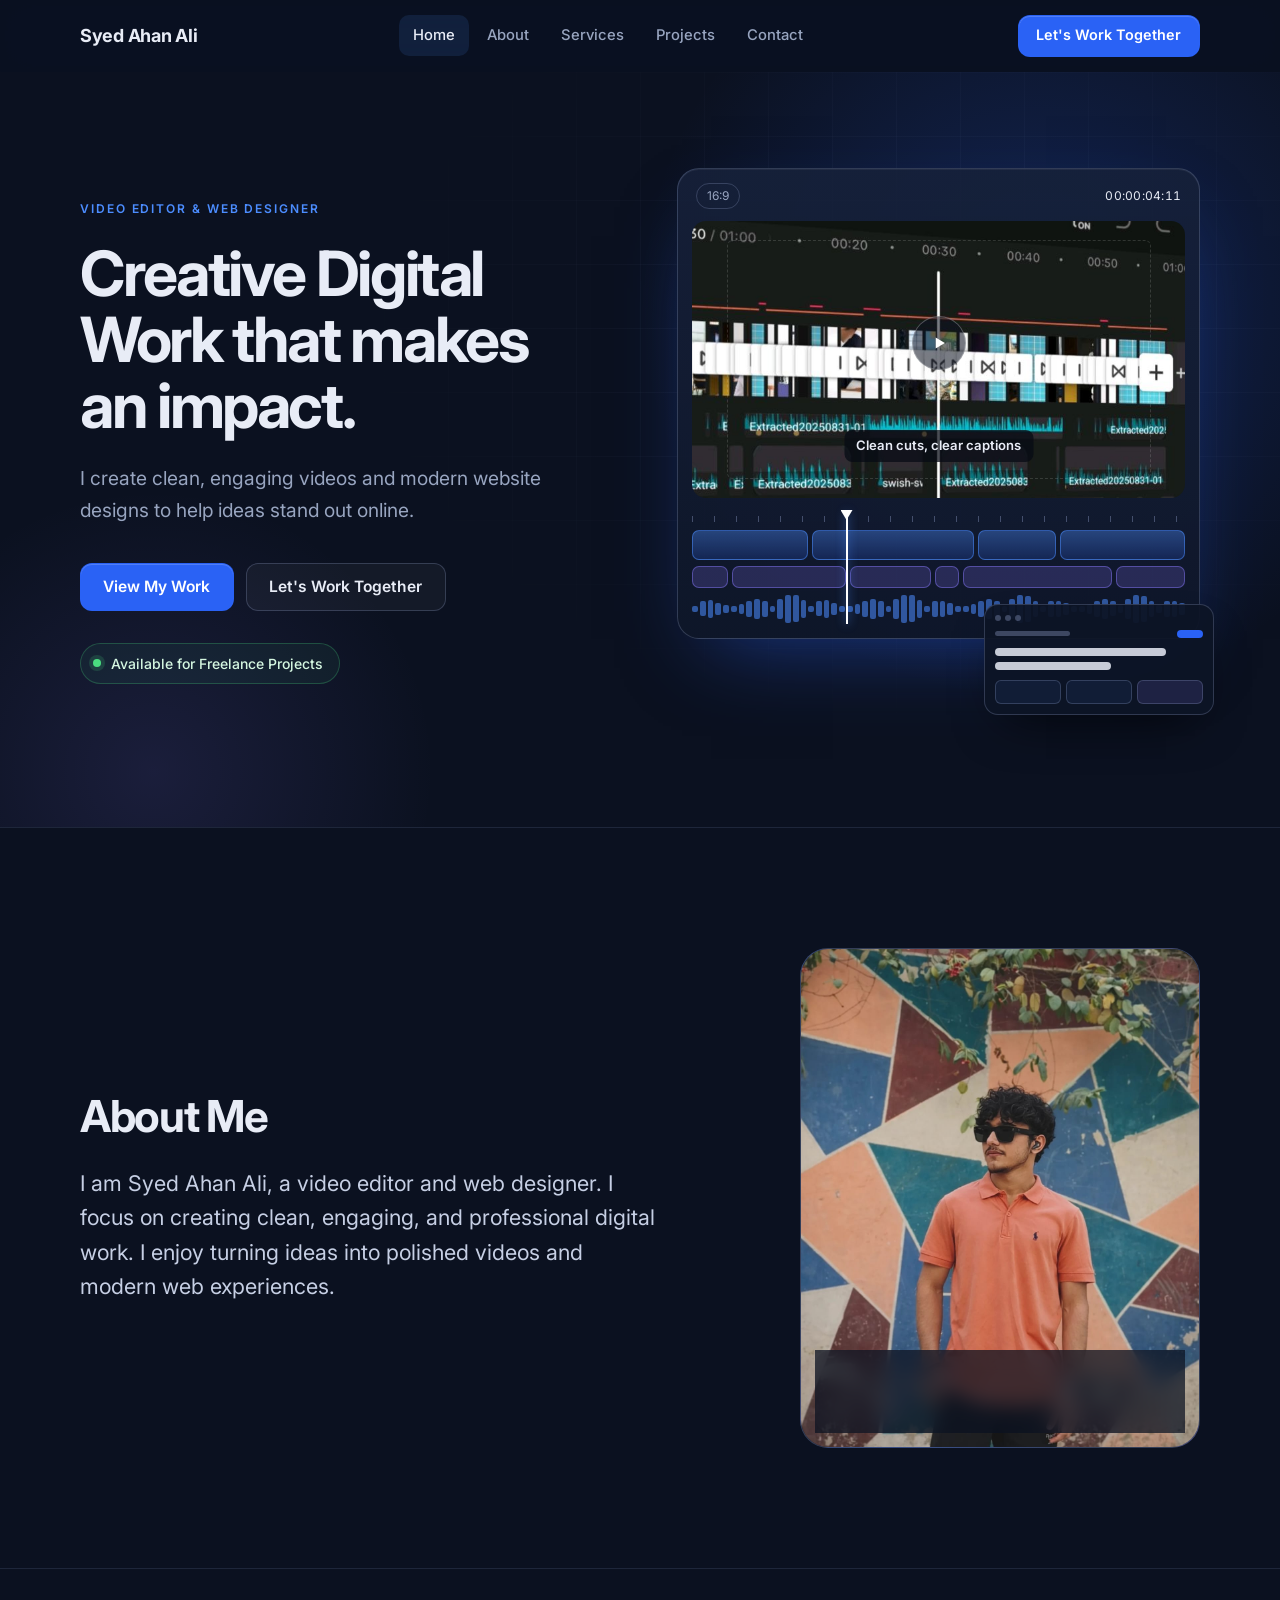
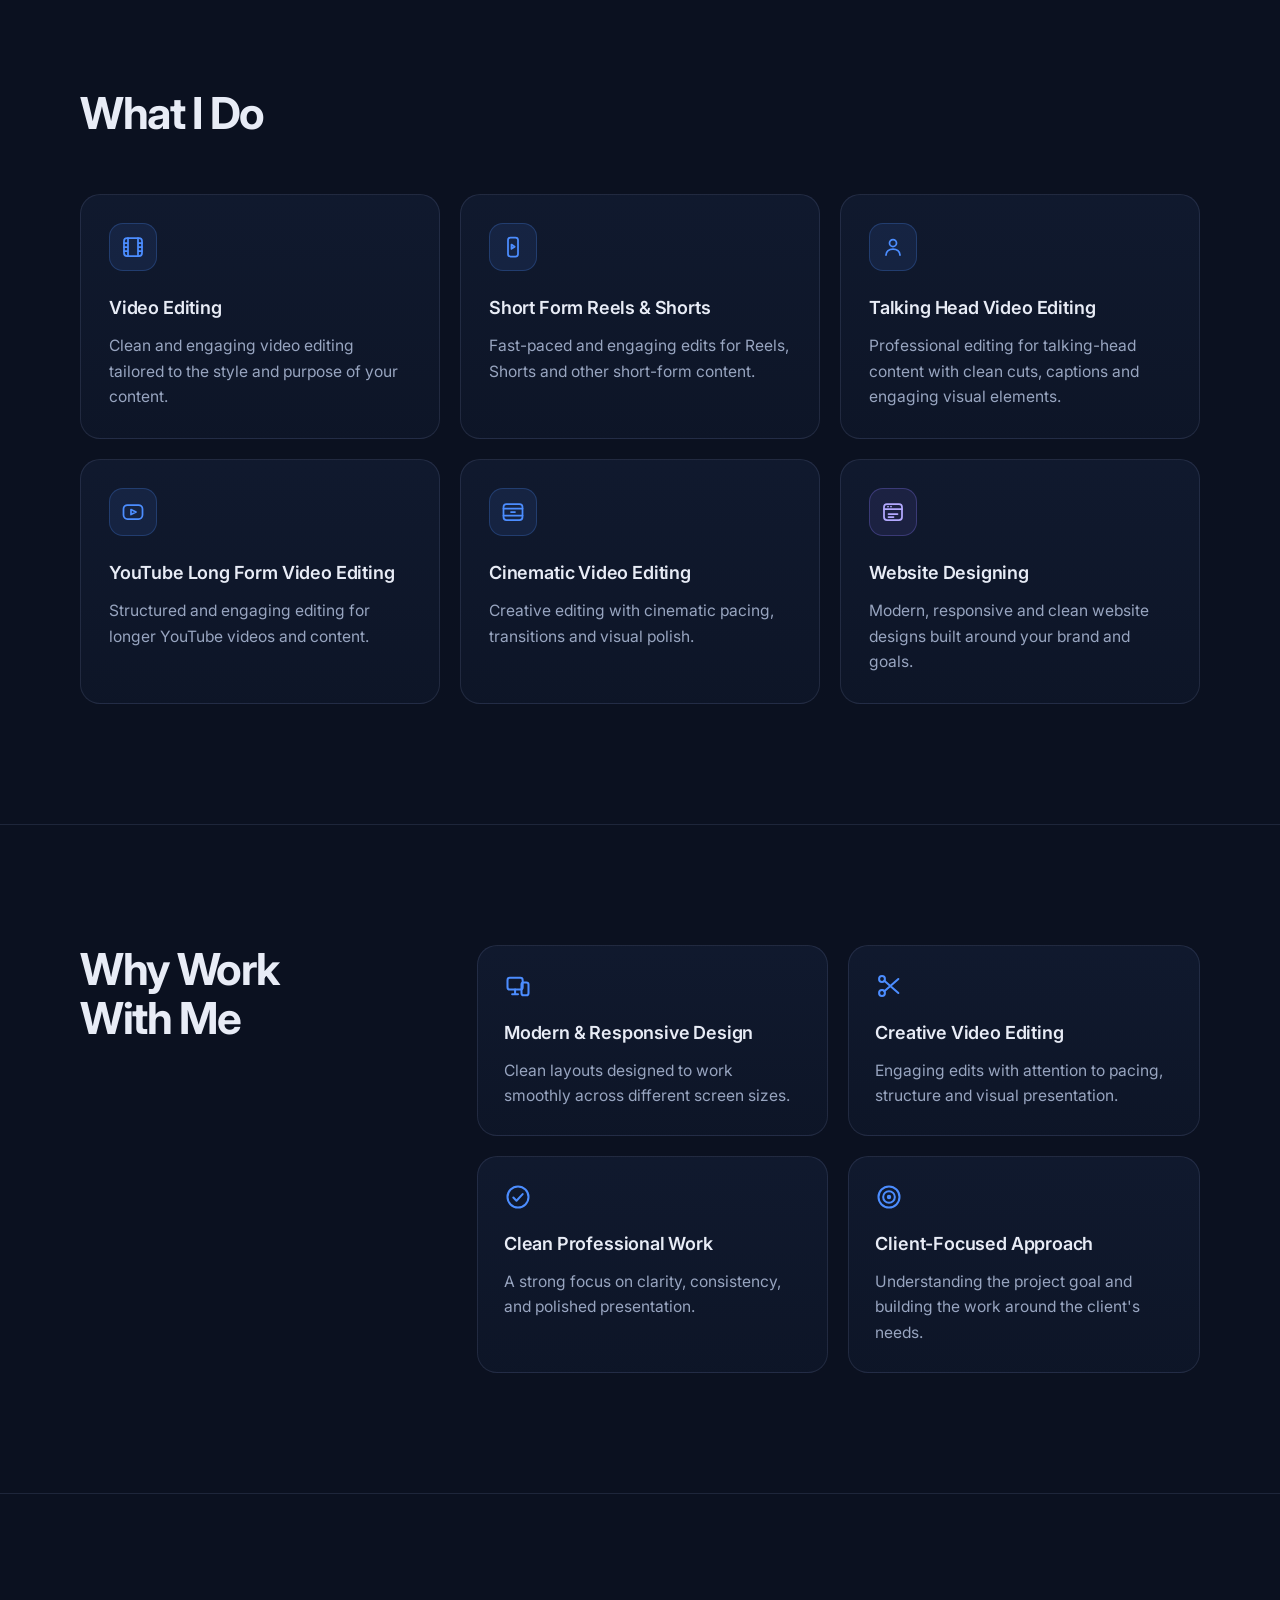
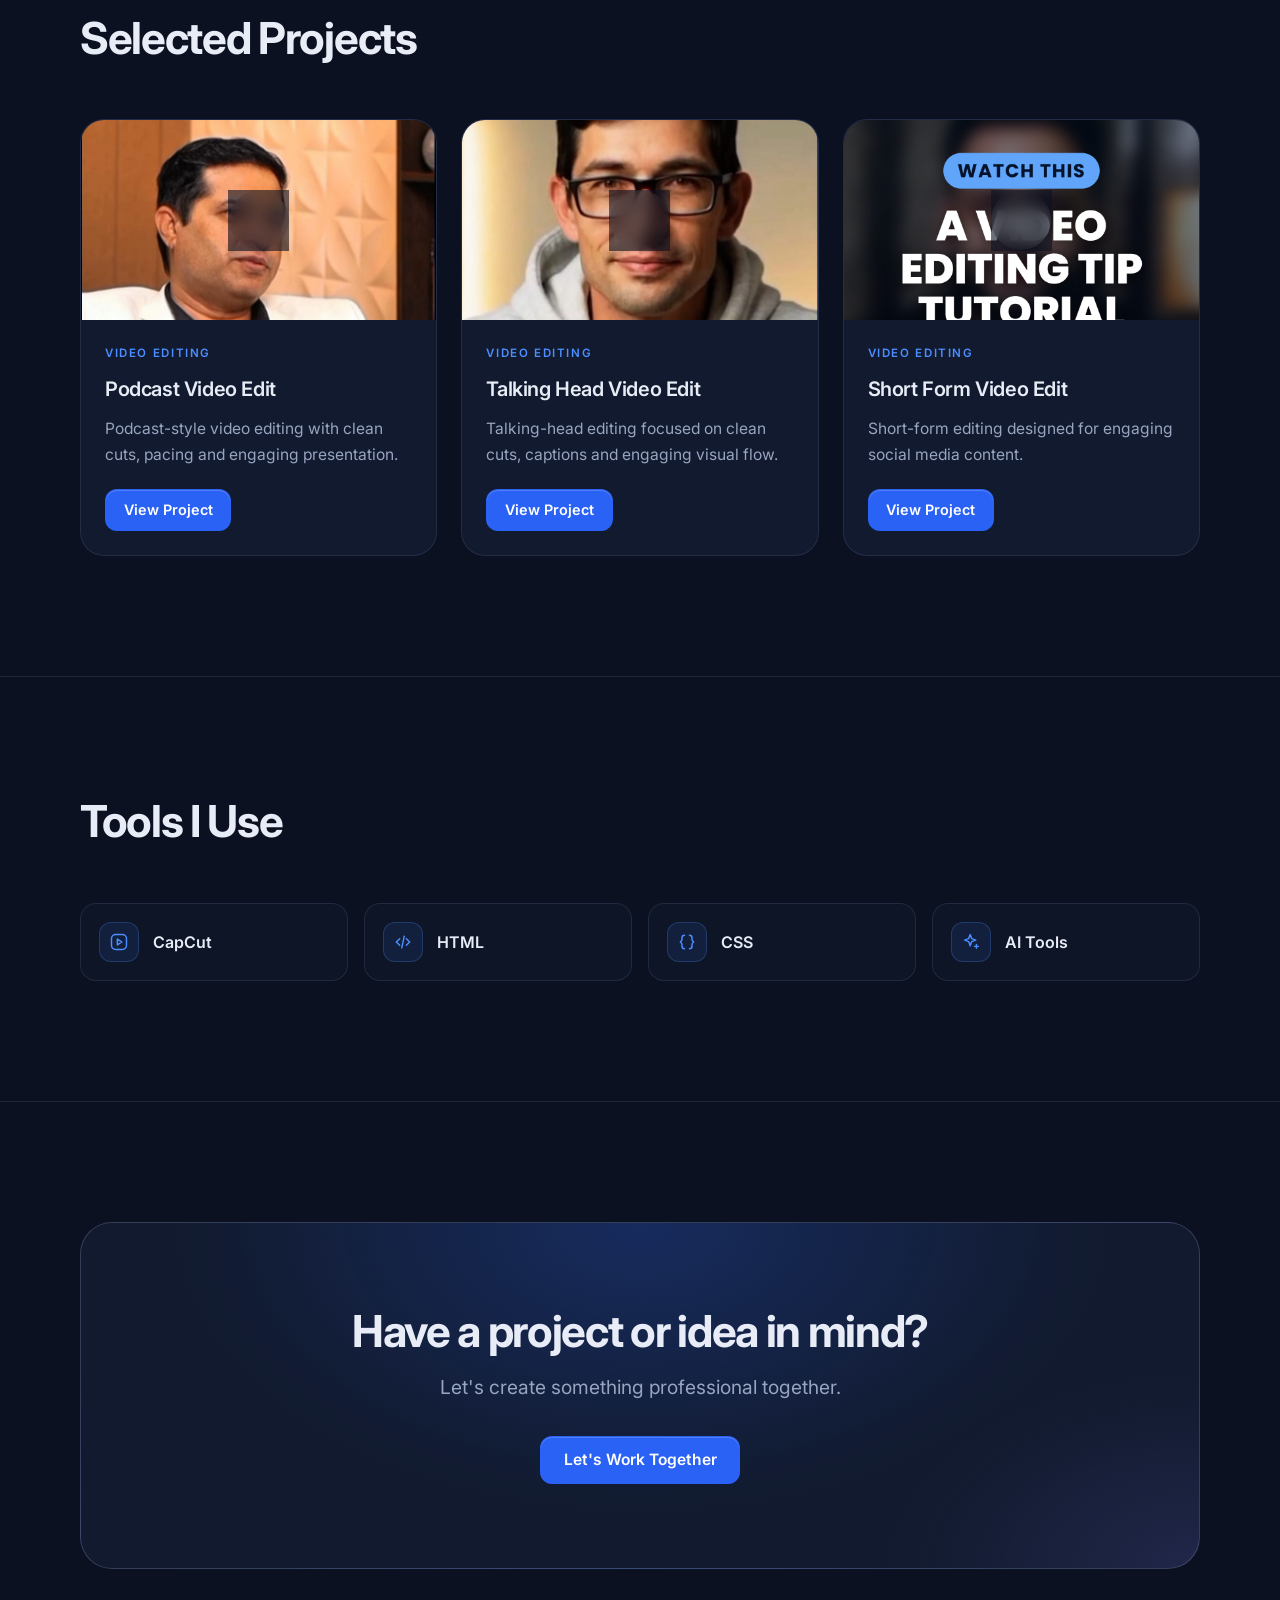
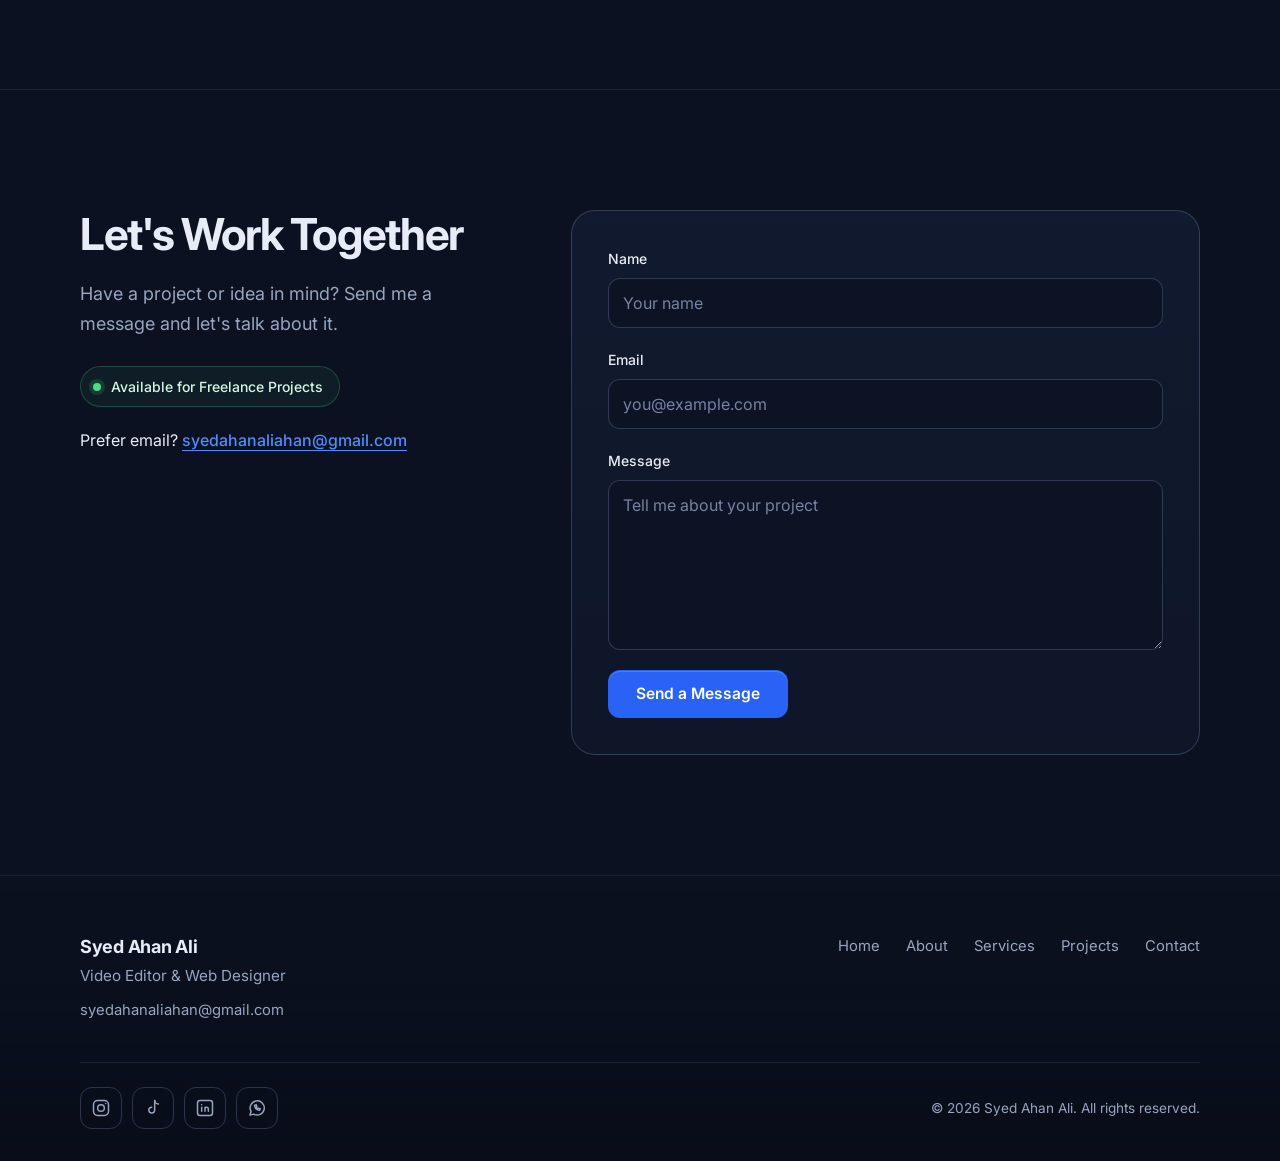
<file: index.html>
<!DOCTYPE html>
<html lang="en">
<head>
<meta charset="utf-8">
<meta name="viewport" content="width=device-width, initial-scale=1">
<title>Syed Ahan Ali | Video Editor &amp; Web Designer</title>
<meta name="description" content="Syed Ahan Ali is a video editor and web designer creating clean, engaging videos and modern websites for freelance projects.">
<meta name="theme-color" content="#0B1120">
<meta name="color-scheme" content="dark">
<meta property="og:type" content="website">
<meta property="og:title" content="Syed Ahan Ali | Video Editor &amp; Web Designer">
<meta property="og:description" content="Clean, engaging videos and modern website designs to help ideas stand out online.">
<link rel="icon" href="data:image/svg+xml,%3Csvg xmlns='http://www.w3.org/2000/svg' viewBox='0 0 32 32'%3E%3Crect width='32' height='32' rx='9' fill='%230B1120'/%3E%3Crect x='.75' y='.75' width='30.5' height='30.5' rx='8.5' fill='none' stroke='%232A62F5' stroke-width='1.5'/%3E%3Ctext x='16' y='21.5' font-size='15' font-weight='700' text-anchor='middle' fill='%234C8DFF' font-family='Arial,sans-serif'%3ESA%3C/text%3E%3C/svg%3E">
<link rel="preconnect" href="https://fonts.googleapis.com">
<link rel="preconnect" href="https://fonts.gstatic.com" crossorigin>
<link href="https://fonts.googleapis.com/css2?family=Inter:wght@400;500;600;700&display=swap" rel="stylesheet">
 
<style>
/* ==========================================================================
   DESIGN TOKENS
   ========================================================================== */
:root {
  --bg: #0B1120;
  --surface: #111a2e;
  --surface-2: #16213a;
  --line: rgba(151, 166, 210, .14);
  --line-2: rgba(151, 166, 210, .26);
  --text: #e8ecf6;
  --muted: #98a5c0;
  --blue: #4c8dff;          /* electric blue: accents, icons, small text */
  --blue-600: #2a62f5;      /* electric blue: button fill (AA contrast with white) */
  --violet: #8b7bff;        /* secondary accent, used sparingly */
  --danger: #ff8f8f;
  --ok: #4ade80;
  --nav-h: 72px;
  --font: Inter, ui-sans-serif, system-ui, -apple-system, "Segoe UI", Roboto, Helvetica, Arial, sans-serif;
}
 
/* ==========================================================================
   BASE
   ========================================================================== */
*, *::before, *::after { box-sizing: border-box; }
html { -webkit-text-size-adjust: 100%; }
@media (prefers-reduced-motion: no-preference) { html { scroll-behavior: smooth; } }
body {
  margin: 0;
  background: var(--bg);
  color: var(--text);
  font-family: var(--font);
  font-size: 1rem;
  line-height: 1.65;
  -webkit-font-smoothing: antialiased;
  overflow-x: clip;
}
body.modal-open { overflow: hidden; }
img, svg, video { display: block; max-width: 100%; }
h1, h2, h3, p, ul { margin: 0; }
a { color: inherit; text-decoration: none; }
button, input, textarea { font: inherit; color: inherit; }
:focus-visible { outline: 2px solid var(--blue); outline-offset: 3px; border-radius: 6px; }
section[id] { scroll-margin-top: var(--nav-h); }
 
.container {
  width: 100%;
  max-width: 1200px;
  margin-inline: auto;
  padding-inline: clamp(20px, 4vw, 40px);
}
.skip-link {
  position: absolute; left: 16px; top: -64px; z-index: 100;
  background: var(--blue-600); color: #fff; padding: 10px 16px; border-radius: 10px; font-weight: 600;
}
.skip-link:focus { top: 12px; }
 
/* ==========================================================================
   BUTTONS
   ========================================================================== */
.btn {
  display: inline-flex; align-items: center; justify-content: center; gap: .6rem;
  min-height: 48px; padding: 0 1.4rem;
  border-radius: 12px; border: 1px solid transparent;
  font-weight: 600; font-size: .975rem; line-height: 1; white-space: nowrap;
  cursor: pointer;
  transition: background-color .2s ease, border-color .2s ease, transform .2s ease, color .2s ease, opacity .2s ease;
}
.btn svg { flex: none; }
.btn-primary { background: var(--blue-600); color: #fff; box-shadow: inset 0 1px 0 rgba(255,255,255,.18); }
.btn-primary:hover { background: #2f68f8; transform: translateY(-1px); }
.btn-primary:active { transform: translateY(0); }
.btn-secondary { background: rgba(255,255,255,.04); border-color: var(--line-2); color: var(--text); }
.btn-secondary:hover { border-color: rgba(76,141,255,.65); background: rgba(76,141,255,.09); transform: translateY(-1px); }
.btn-sm { min-height: 42px; padding: 0 1.1rem; font-size: .9rem; }
.btn[disabled], .btn[aria-disabled="true"] { opacity: .5; cursor: not-allowed; transform: none; }
.btn[disabled]:hover { background: rgba(255,255,255,.04); border-color: var(--line-2); transform: none; }
 
/* ==========================================================================
   NAVBAR
   ========================================================================== */
.site-header {
  position: sticky; top: 0; z-index: 50; height: var(--nav-h);
  background: rgba(11,17,32,.72);
  -webkit-backdrop-filter: saturate(140%) blur(16px);
  backdrop-filter: saturate(140%) blur(16px);
  border-bottom: 1px solid transparent;
  transition: border-color .3s ease, background-color .3s ease;
}
.site-header.scrolled, .site-header.open { border-bottom-color: var(--line); background: rgba(11,17,32,.9); }
.nav { height: 100%; display: flex; align-items: center; justify-content: space-between; gap: 24px; }
.brand { font-weight: 700; font-size: 1.125rem; letter-spacing: -.015em; }
.nav-links { display: none; list-style: none; padding: 0; gap: 4px; }
.nav-links a {
  display: block; padding: 8px 14px; border-radius: 10px;
  color: var(--muted); font-size: .925rem; font-weight: 500;
  transition: color .2s ease, background-color .2s ease;
}
.nav-links a:hover { color: var(--text); }
.nav-links a[aria-current="true"] { color: var(--text); background: rgba(76,141,255,.12); }
.nav-cta { display: none; }
 
.menu-toggle {
  width: 44px; height: 44px; border-radius: 12px; cursor: pointer;
  border: 1px solid var(--line-2); background: rgba(255,255,255,.04);
  display: grid; place-items: center; padding: 0;
}
.menu-icon { position: relative; width: 18px; height: 12px; }
.menu-icon span {
  position: absolute; left: 0; right: 0; height: 2px; border-radius: 2px; background: var(--text);
  transition: transform .25s ease, opacity .2s ease, top .25s ease;
}
.menu-icon span:nth-child(1) { top: 0; }
.menu-icon span:nth-child(2) { top: 5px; }
.menu-icon span:nth-child(3) { top: 10px; }
.site-header.open .menu-icon span:nth-child(1) { top: 5px; transform: rotate(45deg); }
.site-header.open .menu-icon span:nth-child(2) { opacity: 0; }
.site-header.open .menu-icon span:nth-child(3) { top: 5px; transform: rotate(-45deg); }
 
.mobile-panel {
  position: absolute; top: 100%; left: 0; right: 0;
  background: #0B1120;
  border-bottom: 1px solid var(--line);
  padding: 8px clamp(20px, 4vw, 40px) 24px;
  opacity: 0; visibility: hidden; transform: translateY(-6px);
  transition: opacity .2s ease, transform .2s ease, visibility .2s;
}
.site-header.open .mobile-panel { opacity: 1; visibility: visible; transform: none; }
.mobile-panel ul { list-style: none; padding: 0; }
.mobile-panel .m-link {
  display: block; padding: 14px 4px; font-size: 1.1rem; font-weight: 500;
  border-bottom: 1px solid var(--line); color: var(--muted);
}
.mobile-panel .m-link[aria-current="true"] { color: var(--text); }
.mobile-panel .btn { width: 100%; margin-top: 20px; }
 
@media (min-width: 900px) {
  .nav-links { display: flex; }
  .nav-cta { display: inline-flex; }
  .menu-toggle, .mobile-panel { display: none; }
}
 
/* ==========================================================================
   LAYOUT HELPERS
   ========================================================================== */
.section { padding-block: clamp(72px, 10vw, 120px); border-top: 1px solid var(--line); }
.section-head { margin-bottom: clamp(36px, 5vw, 56px); }
h2 { font-size: clamp(1.9rem, 4vw, 2.75rem); line-height: 1.12; letter-spacing: -.03em; font-weight: 700; text-wrap: balance; }
 
/* Scroll reveal: subtle, and only on headings + card groups */
.reveal { transition: opacity .6s ease var(--d, 0ms), translate .6s ease var(--d, 0ms); }
.js-reveal .reveal:not(.in) { opacity: 0; translate: 0 12px; }
 
/* ==========================================================================
   HERO
   ========================================================================== */
.hero { position: relative; overflow: hidden; padding-block: clamp(48px, 8vw, 96px) clamp(72px, 9vw, 112px); }
.hero-bg { position: absolute; inset: 0; pointer-events: none; }
.hero-bg::before {
  content: ""; position: absolute; right: -12%; top: -22%; width: 62%; aspect-ratio: 1;
  background: radial-gradient(closest-side, rgba(42,98,245,.24), transparent);
}
.hero-bg::after {
  content: ""; position: absolute; left: -10%; bottom: -30%; width: 44%; aspect-ratio: 1;
  background: radial-gradient(closest-side, rgba(139,123,255,.12), transparent);
}
.hero-grid-lines {
  position: absolute; inset: 0; opacity: .55;
  background-image:
    linear-gradient(var(--line) 1px, transparent 1px),
    linear-gradient(90deg, var(--line) 1px, transparent 1px);
  background-size: 64px 64px;
  -webkit-mask-image: radial-gradient(ellipse 60% 70% at 72% 35%, #000, transparent 75%);
  mask-image: radial-gradient(ellipse 60% 70% at 72% 35%, #000, transparent 75%);
}
.hero-layout { position: relative; display: grid; gap: 56px; align-items: center; }
@media (min-width: 960px) { .hero-layout { grid-template-columns: minmax(0, 1.02fr) minmax(0, 1fr); gap: 64px; } }
 
.hero-label { font-size: .75rem; font-weight: 600; letter-spacing: .16em; color: var(--blue); margin-bottom: 22px; }
.hero h1 {
  font-size: clamp(2.4rem, 6.2vw, 3.9rem); line-height: 1.06; letter-spacing: -.038em; font-weight: 700;
  text-wrap: balance;
}
.hero-lead { margin-top: 24px; max-width: 32rem; font-size: clamp(1.05rem, 1.6vw, 1.2rem); color: var(--muted); }
.hero-actions { margin-top: 36px; display: flex; flex-wrap: wrap; gap: 12px; }
@media (max-width: 479px) { .hero-actions .btn { width: 100%; } }
 
.availability {
  margin-top: 32px; display: inline-flex; align-items: center; gap: 10px;
  padding: 8px 16px 8px 12px; border-radius: 999px;
  border: 1px solid rgba(74,222,128,.25); background: rgba(74,222,128,.06);
  font-size: .875rem; font-weight: 500; color: #d5f7e1;
}
.availability .dot { width: 8px; height: 8px; border-radius: 50%; background: var(--ok); box-shadow: 0 0 0 4px rgba(74,222,128,.16); }
 
/* Hero visual: a small editing suite + a website wireframe (decorative) */
.hero-visual { position: relative; padding-bottom: 76px; }
.editor {
  border-radius: 22px; border: 1px solid var(--line-2); padding: 14px; overflow: hidden;
  background: linear-gradient(180deg, rgba(22,33,58,.9), rgba(15,23,42,.92));
  box-shadow: 0 34px 80px -34px rgba(42,98,245,.5), inset 0 1px 0 rgba(255,255,255,.06);
}
.editor-bar { display: flex; justify-content: space-between; align-items: center; padding: 0 4px 12px; font-size: .75rem; color: var(--muted); }
.editor-bar .pill { padding: 2px 10px; border-radius: 999px; border: 1px solid var(--line-2); }
.timecode { font-variant-numeric: tabular-nums; color: var(--text); letter-spacing: .02em; }
.preview {
  position: relative; aspect-ratio: 16 / 9; border-radius: 14px; overflow: hidden;
  background:
    radial-gradient(90% 90% at 18% 12%, rgba(42,98,245,.55), transparent 60%),
    radial-gradient(70% 80% at 92% 98%, rgba(139,123,255,.28), transparent 60%),
    #0d1730;
}
.preview::before { content: ""; position: absolute; inset: 7%; border: 1px dashed rgba(255,255,255,.14); border-radius: 6px; }
.play {
  position: absolute; left: 50%; top: 44%; transform: translate(-50%, -50%);
  width: 54px; height: 54px; border-radius: 50%; display: grid; place-items: center;
  background: rgba(11,17,32,.55); border: 1px solid rgba(255,255,255,.28);
}
.caption {
  position: absolute; left: 50%; bottom: 13%; transform: translateX(-50%);
  padding: 5px 12px; border-radius: 8px; white-space: nowrap;
  background: rgba(6,10,20,.72); font-size: clamp(.62rem, 1.5vw, .82rem); font-weight: 600;
}
.timeline { position: relative; margin-top: 14px; padding-top: 2px; }
.ruler {
  height: 8px; margin-bottom: 8px;
  background: repeating-linear-gradient(90deg, rgba(151,166,210,.38) 0 1px, transparent 1px 22px) bottom / 100% 6px no-repeat;
}
.track { display: flex; gap: 4px; height: 30px; margin-bottom: 6px; }
.clip {
  border-radius: 7px; border: 1px solid rgba(76,141,255,.5);
  background: linear-gradient(180deg, rgba(76,141,255,.38), rgba(42,98,245,.2));
}
.track.captions { height: 22px; }
.track.captions .clip { border-color: rgba(139,123,255,.45); background: rgba(139,123,255,.2); }
.clip.gap { border-color: transparent; background: none; }
.wave { display: flex; align-items: center; gap: 2px; height: 30px; }
.wave i { flex: 1; min-width: 1px; border-radius: 2px; background: rgba(76,141,255,.55); }
.playhead {
  position: absolute; top: 0; bottom: 0; left: 30%; width: 2px; margin-left: -1px;
  background: #fff; box-shadow: 0 0 10px rgba(76,141,255,.8);
}
.playhead::before {
  content: ""; position: absolute; top: -2px; left: -5px; width: 12px; height: 10px; background: #fff;
  clip-path: polygon(0 0, 100% 0, 50% 100%);
}
 
.mini-site {
  position: absolute; right: 12px; bottom: 0; width: 44%; max-width: 250px;
  border-radius: 14px; border: 1px solid var(--line-2); padding: 10px;
  background: rgba(13,21,38,.94);
  box-shadow: 0 22px 50px -22px rgba(0,0,0,.8);
}
@media (min-width: 960px) { .mini-site { right: -14px; } }
@media (max-width: 639px) { .mini-site { display: none; } .hero-visual { padding-bottom: 0; } }
.ms-dots { display: flex; gap: 4px; margin-bottom: 9px; }
.ms-dots i { width: 6px; height: 6px; border-radius: 50%; background: rgba(151,166,210,.35); }
.ms-row { display: flex; justify-content: space-between; align-items: center; margin-bottom: 10px; }
.ms-line { height: 5px; border-radius: 3px; background: rgba(151,166,210,.35); }
.ms-pill { width: 26px; height: 8px; border-radius: 4px; background: var(--blue-600); }
.ms-title { height: 8px; border-radius: 4px; background: rgba(232,236,246,.85); margin-bottom: 6px; }
.ms-cards { display: grid; grid-template-columns: repeat(3, 1fr); gap: 5px; margin-top: 10px; }
.ms-cards span { height: 24px; border-radius: 6px; border: 1px solid var(--line-2); background: rgba(76,141,255,.08); }
.ms-cards span:last-child { background: rgba(139,123,255,.14); }
 
/* ==========================================================================
   ABOUT
   ========================================================================== */
.about-grid { display: grid; gap: 48px; align-items: center; }
@media (min-width: 900px) { .about-grid { grid-template-columns: minmax(0, 1.15fr) minmax(0, .85fr); gap: 80px; } }
.about-text p { margin-top: 24px; max-width: 36rem; font-size: clamp(1.1rem, 2vw, 1.35rem); line-height: 1.6; color: #c6cfe4; }
 
/* Portrait slot. Replace by setting SITE_CONFIG.profileImage in the script. */
.portrait {
  position: relative; width: 100%; max-width: 400px; aspect-ratio: 4 / 5; margin-inline: auto;
  border-radius: 28px; border: 1px solid var(--line-2); overflow: hidden;
  background:
    radial-gradient(80% 60% at 28% 8%, rgba(42,98,245,.38), transparent 62%),
    radial-gradient(60% 50% at 100% 100%, rgba(139,123,255,.22), transparent 62%),
    var(--surface);
}
@media (min-width: 900px) { .portrait { margin-inline: 0 0; justify-self: end; } }
.portrait-mono {
  position: absolute; inset: 0 0 18% 0; display: grid; place-items: center;
  font-size: clamp(5.5rem, 16vw, 8.5rem); font-weight: 700; letter-spacing: -.06em;
  color: transparent; -webkit-text-stroke: 1.5px rgba(160,190,255,.42);
}
.portrait img { position: absolute; inset: 0; width: 100%; height: 100%; object-fit: cover; object-position: center top; }
.portrait-caption {
  position: absolute; left: 14px; right: 14px; bottom: 14px; padding: 14px 16px; border-radius: 16px;
  background: rgba(11,17,32,.72); border: 1px solid var(--line-2);
  -webkit-backdrop-filter: blur(10px); backdrop-filter: blur(10px);
}
.portrait-caption strong { display: block; font-weight: 600; }
.portrait-caption span { font-size: .875rem; color: var(--muted); }
 
/* ==========================================================================
   CARDS (services, why)
   ========================================================================== */
.grid { display: grid; gap: 20px; grid-template-columns: 1fr; }
@media (min-width: 640px) { .grid-services, .grid-why { grid-template-columns: repeat(2, minmax(0, 1fr)); } }
@media (min-width: 1024px) { .grid-services { grid-template-columns: repeat(3, minmax(0, 1fr)); } }
 
.card, .project {
  position: relative; border: 1px solid var(--line);
  transition: border-color .25s ease, transform .25s ease, opacity .6s ease var(--d, 0ms), translate .6s ease var(--d, 0ms);
}
.card {
  border-radius: 20px; padding: 28px;
  background: linear-gradient(180deg, rgba(22,33,58,.55), rgba(17,26,46,.55));
}
.card:hover { border-color: rgba(76,141,255,.45); transform: translateY(-3px); }
.icon-tile {
  width: 48px; height: 48px; border-radius: 14px; display: grid; place-items: center;
  color: var(--blue); background: rgba(76,141,255,.1); border: 1px solid rgba(76,141,255,.24);
  transition: background-color .25s ease, color .25s ease, border-color .25s ease;
}
.card:hover .icon-tile { background: var(--blue-600); color: #fff; border-color: transparent; }
.card[data-kind="web"] .icon-tile { color: #b3a9ff; background: rgba(139,123,255,.1); border-color: rgba(139,123,255,.28); }
.card[data-kind="web"]:hover { border-color: rgba(139,123,255,.5); }
.card[data-kind="web"]:hover .icon-tile { background: #6d5df0; color: #fff; }
.card h3 { margin-top: 22px; font-size: 1.125rem; font-weight: 600; letter-spacing: -.01em; }
.card p { margin-top: 10px; color: var(--muted); font-size: .975rem; }
 
.why-layout { display: grid; gap: 40px; }
@media (min-width: 1024px) {
  .why-layout { grid-template-columns: minmax(0, .62fr) minmax(0, 1.38fr); gap: 72px; align-items: start; }
  .why-layout .section-head { position: sticky; top: calc(var(--nav-h) + 32px); margin-bottom: 0; }
}
.why-card { padding: 26px; }
.why-card .ico { color: var(--blue); }
.why-card h3 { margin-top: 18px; }
 
/* ==========================================================================
   PROJECTS
   ========================================================================== */
.projects-grid { display: grid; gap: 24px; grid-template-columns: 1fr; max-width: 760px; margin-inline: auto; }
@media (min-width: 1024px) { .projects-grid { grid-template-columns: repeat(3, minmax(0, 1fr)); max-width: none; } }
 
.project { display: flex; flex-direction: column; border-radius: 24px; overflow: hidden; background: var(--surface); }
.project:hover { border-color: rgba(76,141,255,.42); transform: translateY(-3px); }
 
.media {
  position: relative; display: block; width: 100%; aspect-ratio: 16 / 9; overflow: hidden;
  padding: 0; border: 0; text-align: left; background: #0d1730;
}
button.media { cursor: pointer; }
.media > img { position: absolute; inset: 0; width: 100%; height: 100%; object-fit: cover; object-position: center 30%; transition: transform .5s ease; }
button.media:hover > img { transform: scale(1.03); }
.scene { display: none; }
.scene svg { position: absolute; left: 0; top: 0; width: 100%; height: 84%; stroke: rgba(160,190,255,.5); fill: rgba(76,141,255,.1); stroke-width: 1.2; stroke-linecap: round; }
.scene svg .hl { fill: var(--blue); stroke: none; }
.scene svg .bar { fill: rgba(160,190,255,.55); stroke: none; }
.scene[data-v="0"] { background: radial-gradient(90% 100% at 15% 0%, rgba(42,98,245,.5), transparent 62%), radial-gradient(60% 70% at 100% 100%, rgba(139,123,255,.22), transparent 62%), #0d1730; }
.scene[data-v="1"] { background: radial-gradient(80% 100% at 50% 0%, rgba(42,98,245,.42), transparent 64%), radial-gradient(60% 70% at 0% 100%, rgba(139,123,255,.2), transparent 62%), #0e1832; }
.scene[data-v="2"] { background: radial-gradient(80% 100% at 85% 0%, rgba(139,123,255,.36), transparent 62%), radial-gradient(70% 70% at 0% 100%, rgba(42,98,245,.3), transparent 62%), #0e1730; }
.media-tag {
  position: absolute; left: 14px; bottom: 14px; padding: 5px 11px; border-radius: 999px;
  font-size: .72rem; font-weight: 500; color: var(--muted);
  background: rgba(6,10,20,.62); border: 1px solid var(--line-2);
  -webkit-backdrop-filter: blur(6px); backdrop-filter: blur(6px);
}
.media.has-poster .media-tag { display: none; }
.play-btn {
  position: absolute; left: 50%; top: 50%; transform: translate(-50%, -50%);
  width: 60px; height: 60px; border-radius: 50%; display: grid; place-items: center; color: #fff;
  background: rgba(11,17,32,.6); border: 1px solid rgba(255,255,255,.32);
  -webkit-backdrop-filter: blur(8px); backdrop-filter: blur(8px);
  transition: transform .25s ease, background-color .25s ease;
}
button.media:hover .play-btn { transform: translate(-50%, -50%) scale(1.08); background: var(--blue-600); border-color: transparent; }
 
.project-body { display: flex; flex-direction: column; flex: 1; padding: 24px; }
.project-cat { font-size: .72rem; font-weight: 600; letter-spacing: .14em; color: var(--blue); }
.project h3 { margin-top: 10px; font-size: 1.25rem; font-weight: 600; letter-spacing: -.02em; }
.project-desc { margin-top: 10px; color: var(--muted); font-size: .975rem; }
.project-foot { margin-top: auto; padding-top: 22px; display: flex; align-items: center; gap: 14px; flex-wrap: wrap; }
.project-note { font-size: .8125rem; color: var(--muted); }
 
/* Project modal (native <dialog>) */
.modal {
  width: min(960px, calc(100vw - 32px)); max-height: calc(100dvh - 32px); padding: 0; margin: auto;
  border: 1px solid var(--line-2); border-radius: 24px; overflow: auto;
  background: var(--surface); color: var(--text);
}
.modal::backdrop { background: rgba(5,9,18,.8); -webkit-backdrop-filter: blur(6px); backdrop-filter: blur(6px); }
.modal-close {
  position: absolute; top: 12px; right: 12px; z-index: 2; width: 42px; height: 42px; border-radius: 12px; cursor: pointer;
  display: grid; place-items: center; background: rgba(11,17,32,.75); border: 1px solid var(--line-2);
  transition: background-color .2s ease, border-color .2s ease;
}
.modal-close:hover { background: rgba(76,141,255,.2); border-color: rgba(76,141,255,.6); }
.modal-media { display: grid; place-items: center; background: #050912; }
.modal-media .frame { width: 100%; aspect-ratio: 16 / 9; background: #000; }
.modal-media.vertical .frame { width: auto; height: min(72dvh, 640px); aspect-ratio: 9 / 16; max-width: 100%; }
.frame iframe, .frame video { display: block; width: 100%; height: 100%; border: 0; background: #000; }
.frame .frame-msg { height: 100%; display: grid; place-items: center; padding: 24px; text-align: center; color: var(--muted); }
.modal-body { padding: 24px clamp(20px, 4vw, 32px) 28px; }
.modal-body h3 { margin-top: 8px; font-size: 1.5rem; letter-spacing: -.02em; }
.modal-body p { margin-top: 12px; color: var(--muted); max-width: 46rem; }
.modal-body .btn { margin-top: 20px; }
 
/* ==========================================================================
   TOOLS
   ========================================================================== */
.tools-grid { display: grid; gap: 16px; grid-template-columns: repeat(2, minmax(0, 1fr)); }
@media (min-width: 900px) { .tools-grid { grid-template-columns: repeat(4, minmax(0, 1fr)); } }
.tool {
  display: flex; align-items: center; gap: 14px; padding: 18px; border-radius: 16px;
  border: 1px solid var(--line); background: rgba(17,26,46,.5); font-weight: 600;
  transition: border-color .25s ease, background-color .25s ease, opacity .6s ease var(--d, 0ms), translate .6s ease var(--d, 0ms);
}
.tool:hover { border-color: rgba(76,141,255,.45); background: rgba(76,141,255,.06); }
.tool .icon-tile { width: 40px; height: 40px; border-radius: 12px; flex: none; }
.tool:hover .icon-tile { background: rgba(76,141,255,.18); color: var(--blue); border-color: rgba(76,141,255,.3); }
 
/* ==========================================================================
   CTA
   ========================================================================== */
.cta-panel {
  position: relative; overflow: hidden; text-align: center; border-radius: 32px; border: 1px solid var(--line-2);
  padding: clamp(44px, 7vw, 84px) clamp(22px, 5vw, 64px);
  background:
    radial-gradient(60% 120% at 50% 0%, rgba(42,98,245,.24), transparent 70%),
    radial-gradient(40% 80% at 100% 100%, rgba(139,123,255,.13), transparent 70%),
    var(--surface);
}
.cta-panel p { margin-top: 16px; font-size: clamp(1.05rem, 2vw, 1.2rem); color: var(--muted); }
.cta-panel .btn { margin-top: 32px; }
 
/* ==========================================================================
   CONTACT
   ========================================================================== */
.contact-grid { display: grid; gap: 40px; }
@media (min-width: 960px) { .contact-grid { grid-template-columns: minmax(0, .8fr) minmax(0, 1.2fr); gap: 72px; align-items: start; } }
.contact-lead { margin-top: 20px; max-width: 28rem; font-size: 1.125rem; color: var(--muted); }
.contact-copy .availability { margin-top: 28px; }
.contact-direct { margin-top: 20px; }
.contact-direct a { color: var(--blue); font-weight: 500; text-decoration: underline; text-underline-offset: 4px; }
 
.form-card {
  border: 1px solid var(--line-2); border-radius: 24px; padding: clamp(22px, 4vw, 36px);
  background: linear-gradient(180deg, rgba(22,33,58,.6), rgba(17,26,46,.6));
}
.field { display: grid; gap: 8px; margin-bottom: 20px; }
.field label { font-size: .875rem; font-weight: 500; }
.input {
  width: 100%; min-height: 50px; padding: 12px 14px; border-radius: 12px; outline: none;
  border: 1px solid var(--line-2); background: #0b1324; line-height: 1.5;
  transition: border-color .2s ease, box-shadow .2s ease;
}
textarea.input { min-height: 150px; resize: vertical; }
.input::placeholder { color: #7683a0; }
.input:focus { border-color: var(--blue); box-shadow: 0 0 0 3px rgba(76,141,255,.22); }
.field.invalid .input { border-color: var(--danger); }
.field.invalid .input:focus { box-shadow: 0 0 0 3px rgba(255,143,143,.2); }
.error-msg { color: var(--danger); font-size: .8125rem; }
.error-msg:empty { display: none; }
.hp { position: absolute; left: -9999px; width: 1px; height: 1px; overflow: hidden; }
 
.form-actions { margin-top: 4px; }
.form-actions .btn { width: 100%; }
@media (min-width: 640px) { .form-actions .btn { width: auto; min-width: 180px; } }
.spinner {
  display: none; width: 16px; height: 16px; border-radius: 50%;
  border: 2px solid rgba(255,255,255,.35); border-top-color: #fff; animation: spin .7s linear infinite;
}
.is-loading .spinner { display: block; }
.is-loading .btn-primary { cursor: progress; opacity: .85; }
@keyframes spin { to { transform: rotate(360deg); } }
 
.form-status {
  display: none; align-items: flex-start; gap: 12px; margin-top: 20px;
  padding: 14px 16px; border-radius: 12px; font-size: .925rem;
}
.form-status.show { display: flex; }
.form-status svg { flex: none; margin-top: 2px; }
.form-status.success { background: rgba(74,222,128,.08); border: 1px solid rgba(74,222,128,.32); color: #cdf6dc; }
.form-status.error { background: rgba(255,143,143,.08); border: 1px solid rgba(255,143,143,.34); color: #ffd5d5; }
.form-status a { text-decoration: underline; text-underline-offset: 3px; }
 
/* ==========================================================================
   FOOTER
   ========================================================================== */
.site-footer { border-top: 1px solid var(--line); padding-block: 56px 32px; background: linear-gradient(180deg, transparent, rgba(5,9,18,.55)); }
.footer-top { display: grid; gap: 32px; }
@media (min-width: 800px) { .footer-top { grid-template-columns: 1fr auto; align-items: start; } }
.footer-brand strong { display: block; font-size: 1.125rem; letter-spacing: -.015em; }
.footer-brand span { color: var(--muted); font-size: .95rem; }
.footer-email { display: block; margin-top: 10px; color: var(--muted); font-size: .925rem; transition: color .2s ease; }
.footer-email:hover { color: var(--text); }
.footer-nav ul { list-style: none; padding: 0; display: flex; flex-wrap: wrap; gap: 8px 26px; }
.footer-nav a { color: var(--muted); font-size: .925rem; transition: color .2s ease; }
.footer-nav a:hover { color: var(--text); }
.footer-bottom {
  margin-top: 40px; padding-top: 24px; border-top: 1px solid var(--line);
  display: flex; flex-wrap: wrap; gap: 16px; justify-content: space-between; align-items: center;
}
.footer-bottom small { color: var(--muted); font-size: .85rem; }
.socials { display: flex; gap: 10px; }
.social {
  width: 42px; height: 42px; border-radius: 12px; display: grid; place-items: center;
  border: 1px solid var(--line-2); color: var(--muted);
  transition: color .2s ease, border-color .2s ease, background-color .2s ease;
}
a.social:hover { color: #fff; border-color: rgba(76,141,255,.65); background: rgba(76,141,255,.12); }
span.social { border-style: dashed; opacity: .55; cursor: default; }
 
/* ==========================================================================
   REDUCED MOTION
   ========================================================================== */
@media (prefers-reduced-motion: reduce) {
  *, *::before, *::after { animation-duration: .01ms !important; transition-duration: .01ms !important; transition-delay: 0ms !important; }
}
</style>
</head>
<body>
<a class="skip-link" href="#main">Skip to content</a>
 
<!-- ========================= 1. NAVBAR ========================= -->
<header class="site-header" id="siteHeader">
  <div class="container nav">
    <a class="brand" href="#home" aria-label="Syed Ahan Ali, back to top">Syed Ahan Ali</a>
 
    <nav aria-label="Primary">
      <ul class="nav-links">
        <li><a href="#home" data-nav-link>Home</a></li>
        <li><a href="#about" data-nav-link>About</a></li>
        <li><a href="#services" data-nav-link>Services</a></li>
        <li><a href="#projects" data-nav-link>Projects</a></li>
        <li><a href="#contact" data-nav-link>Contact</a></li>
      </ul>
    </nav>
 
    <a class="btn btn-primary btn-sm nav-cta" href="#contact">Let's Work Together</a>
 
    <button class="menu-toggle" id="menuToggle" type="button" aria-expanded="false" aria-controls="mobilePanel" aria-label="Open menu">
      <span class="menu-icon" aria-hidden="true"><span></span><span></span><span></span></span>
    </button>
  </div>
 
  <div class="mobile-panel" id="mobilePanel">
    <nav aria-label="Mobile">
      <ul>
        <li><a class="m-link" href="#home" data-nav-link>Home</a></li>
        <li><a class="m-link" href="#about" data-nav-link>About</a></li>
        <li><a class="m-link" href="#services" data-nav-link>Services</a></li>
        <li><a class="m-link" href="#projects" data-nav-link>Projects</a></li>
        <li><a class="m-link" href="#contact" data-nav-link>Contact</a></li>
      </ul>
    </nav>
    <a class="btn btn-primary" href="#contact">Let's Work Together</a>
  </div>
</header>
 
<main id="main">
  <noscript>
    <div class="container" style="padding-block:24px;color:var(--muted)">This site needs JavaScript to display its content.</div>
  </noscript>
 
  <!-- ========================= 2. HERO ========================= -->
  <section class="hero" id="home" aria-labelledby="hero-title">
    <div class="hero-bg" aria-hidden="true"><div class="hero-grid-lines"></div></div>
    <div class="container hero-layout">
      <div class="hero-copy">
        <p class="hero-label">VIDEO EDITOR &amp; WEB DESIGNER</p>
        <h1 id="hero-title">Creative Digital Work that makes an impact.</h1>
        <p class="hero-lead">I create clean, engaging videos and modern website designs to help ideas stand out online.</p>
        <div class="hero-actions">
          <a class="btn btn-primary" href="#projects">View My Work</a>
          <a class="btn btn-secondary" href="#contact">Let's Work Together</a>
        </div>
        <p class="availability"><span class="dot" aria-hidden="true"></span>Available for Freelance Projects</p>
      </div>
 
      <!-- Decorative composition: video editor timeline + website wireframe. Not a real project. -->
      <div class="hero-visual" aria-hidden="true">
        <div class="editor">
          <div class="editor-bar">
            <span class="pill">16:9</span>
            <span class="timecode" id="timecode">00:00:04:12</span>
          </div>
          <div class="preview">
            <img src="timeline4.jpg" alt="Syed Ahan ali">
            <div class="play"><svg width="20" height="20" viewBox="0 0 24 24" fill="#fff"><path d="M8 5.5v13l11-6.5z"/></svg></div>
            <div class="caption">Clean cuts, clear captions</div>
          </div>
          <div class="timeline" id="timeline">
            <div class="ruler"></div>
            <div class="track">
              <span class="clip" style="flex:24"></span><span class="clip" style="flex:34"></span>
              <span class="clip" style="flex:16"></span><span class="clip" style="flex:26"></span>
            </div>
            <div class="track captions">
              <span class="clip gap" style="flex:6"></span><span class="clip" style="flex:20"></span>
              <span class="clip" style="flex:14"></span><span class="clip gap" style="flex:4"></span>
              <span class="clip" style="flex:26"></span><span class="clip" style="flex:12"></span>
            </div>
            <div class="wave" id="wave"></div>
            <div class="playhead" id="playhead"></div>
          </div>
        </div>
        <div class="mini-site">
          <div class="ms-dots"><i></i><i></i><i></i></div>
          <div class="ms-row"><span class="ms-line" style="width:36%"></span><span class="ms-pill"></span></div>
          <div class="ms-title" style="width:82%"></div>
          <div class="ms-title" style="width:56%"></div>
          <div class="ms-cards"><span></span><span></span><span></span></div>
        </div>
      </div>
    </div>
  </section>
 
  <!-- ========================= 3. ABOUT ========================= -->
  <section class="section" id="about" aria-labelledby="about-title">
    <div class="container about-grid">
      <div class="about-text reveal">
        <h2 id="about-title">About Me</h2>
        <p>I am Syed Ahan Ali, a video editor and web designer. I focus on creating clean, engaging, and professional digital work. I enjoy turning ideas into polished videos and modern web experiences.</p>
      </div>
 
      <!--
        PROFILE PHOTO: this card shows a monogram placeholder on purpose.
        To use your own photo, set SITE_CONFIG.profileImage in the script at the bottom of this file.
      -->
      <div class="portrait reveal" id="portrait" style="--d:100ms">
        <div class="portrait-mono" aria-hidden="true">SA</div>
        <img src="ahan pic.jpeg" alt="syed ahan ali">
        <div class="portrait-caption">
          <strong>Syed Ahan Ali</strong>
          <span>Video Editor &amp; Web Designer</span>
        </div>
      </div>
    </div>
  </section>
 
  <!-- ========================= 4. SERVICES ========================= -->
  <section class="section" id="services" aria-labelledby="services-title">
    <div class="container">
      <div class="section-head reveal"><h2 id="services-title">What I Do</h2></div>
      <div class="grid grid-services" id="servicesGrid"></div>
    </div>
  </section>
 
  <!-- ========================= 5. WHY WORK WITH ME ========================= -->
  <section class="section" id="why" data-nav="services" aria-labelledby="why-title">
    <div class="container why-layout">
      <div class="section-head reveal"><h2 id="why-title">Why Work With Me</h2></div>
      <div class="grid grid-why" id="whyGrid"></div>
    </div>
  </section>
 
  <!-- ========================= 6. SELECTED PROJECTS ========================= -->
  <section class="section" id="projects" aria-labelledby="projects-title">
    <div class="container">
      <div class="section-head reveal"><h2 id="projects-title">Selected Projects</h2></div>
      <div class="projects-grid" id="projectsGrid"></div>
    </div>
  </section>
 
  <!-- ========================= 7. TOOLS ========================= -->
  <section class="section" id="tools" data-nav="projects" aria-labelledby="tools-title">
    <div class="container">
      <div class="section-head reveal"><h2 id="tools-title">Tools I Use</h2></div>
      <div class="tools-grid" id="toolsGrid"></div>
    </div>
  </section>
 
  <!-- ========================= 8. CALL TO ACTION ========================= -->
  <section class="section" id="cta" data-nav="contact" aria-labelledby="cta-title">
    <div class="container">
      <div class="cta-panel reveal">
        <h2 id="cta-title">Have a project or idea in mind?</h2>
        <p>Let's create something professional together.</p>
        <a class="btn btn-primary" href="#contact">Let's Work Together</a>
      </div>
    </div>
  </section>
 
  <!-- ========================= 9. CONTACT ========================= -->
  <section class="section" id="contact" aria-labelledby="contact-title">
    <div class="container contact-grid">
      <div class="contact-copy reveal">
        <h2 id="contact-title">Let's Work Together</h2>
        <p class="contact-lead">Have a project or idea in mind? Send me a message and let's talk about it.</p>
        <p class="availability"><span class="dot" aria-hidden="true"></span>Available for Freelance Projects</p>
        <p class="contact-direct" id="contactDirect" hidden></p>
      </div>
 
      <div class="form-card reveal" style="--d:100ms">
        <form id="contactForm" novalidate>
          <div class="field" data-field="name">
            <label for="name">Name</label>
            <input class="input" id="name" name="name" type="text" autocomplete="name" placeholder="Your name" required aria-describedby="name-error">
            <p class="error-msg" id="name-error"></p>
          </div>
          <div class="field" data-field="email">
            <label for="email">Email</label>
            <input class="input" id="email" name="email" type="email" autocomplete="email" inputmode="email" placeholder="you@example.com" required aria-describedby="email-error">
            <p class="error-msg" id="email-error"></p>
          </div>
          <div class="field" data-field="message">
            <label for="message">Message</label>
            <textarea class="input" id="message" name="message" rows="6" placeholder="Tell me about your project" required aria-describedby="message-error"></textarea>
            <p class="error-msg" id="message-error"></p>
          </div>
 
          <!-- Honeypot field for bots. Real visitors never see or fill it. -->
          <div class="hp" aria-hidden="true">
            <label for="website">Leave this field empty</label>
            <input id="website" name="website" type="text" tabindex="-1" autocomplete="off">
          </div>
 
          <div class="form-actions">
            <button class="btn btn-primary" type="submit" id="submitBtn">
              <span class="spinner" aria-hidden="true"></span>
              <span id="submitLabel">Send a Message</span>
            </button>
          </div>
 
          <div class="form-status" id="formStatus" role="status" aria-live="polite"></div>
        </form>
      </div>
    </div>
  </section>
</main>
 
<!-- ========================= 10. FOOTER ========================= -->
<footer class="site-footer">
  <div class="container">
    <div class="footer-top">
      <div class="footer-brand">
        <strong>Syed Ahan Ali</strong>
        <span>Video Editor &amp; Web Designer</span>
        <a class="footer-email" id="footerEmail" href="mailto:syedahanaliahan@gmail.com">syedahanaliahan@gmail.com</a>
      </div>
      <nav class="footer-nav" aria-label="Footer">
        <ul>
          <li><a href="#home">Home</a></li>
          <li><a href="#about">About</a></li>
          <li><a href="#services">Services</a></li>
          <li><a href="#projects">Projects</a></li>
          <li><a href="#contact">Contact</a></li>
        </ul>
      </nav>
    </div>
    <div class="footer-bottom">
      <div class="socials" id="socials"></div>
      <small>&copy; <span id="year">2026</span> Syed Ahan Ali. All rights reserved.</small>
    </div>
  </div>
</footer>
 
<!-- Project preview modal -->
<dialog class="modal" id="projectModal" aria-labelledby="modalTitle">
  <button class="modal-close" type="button" id="modalClose" aria-label="Close project preview">
    <svg width="20" height="20" viewBox="0 0 24 24" fill="none" stroke="currentColor" stroke-width="2" stroke-linecap="round" aria-hidden="true"><path d="M6 6l12 12M18 6L6 18"/></svg>
  </button>
  <div class="modal-media" id="modalMedia"></div>
  <div class="modal-body">
    <p class="project-cat" id="modalCat"></p>
    <h3 id="modalTitle"></h3>
    <p id="modalDesc"></p>
    <p id="modalDetails" hidden></p>
    <a class="btn btn-secondary btn-sm" id="modalExternal" href="https://www.youtube.com" target="_blank" rel="noopener noreferrer" hidden>Watch on YouTube</a>
  </div>
</dialog>
 
<script>
(() => {
  'use strict';
 
  /* ==========================================================================
     SITE CONFIG  ·  Everything you're likely to edit lives in this block.
     ========================================================================== */
  const SITE_CONFIG = {
    // Your profile photo for the About card, e.g. 'images/syed.jpg'. Leave '' to keep the monogram.
    profileImage: '',
 
    // Optional. If set, it is shown under the contact text and offered as a fallback if sending fails.
    contactEmail: 'syedahanaliahan@gmail.com',
 
    // CONTACT FORM SETUP (required for the form to deliver email)
    // 1. Create a free form at https://formspree.io (or use any service that accepts a JSON POST).
    // 2. Point it at your email address in that service's dashboard.
    // 3. Paste the endpoint below, e.g. 'https://formspree.io/f/abcdwxyz'.
    // Endpoint IDs are public by design. Never put a private/secret API key in this file.
    // While this is '' the form validates but reports honestly that it could not send.
    formEndpoint: '',
 
    // Extra public fields some services need (e.g. Web3Forms: { access_key: 'YOUR_PUBLIC_KEY' }).
    formExtraFields: {},
 
    // Subject line used by the form service, if it supports one.
    formSubject: 'New message from your portfolio website',
 
    // Seconds to wait for the form service before showing an error.
    formTimeoutSeconds: 15
  };
 
  /* ==========================================================================
     CONTENT DATA  ·  Edit text here; the page re-renders from it.
     ========================================================================== */
  const SERVICES = [
    { icon: 'film',      title: 'Video Editing', description: 'Clean and engaging video editing tailored to the style and purpose of your content.' },
    { icon: 'phone',     title: 'Short Form Reels & Shorts', description: 'Fast-paced and engaging edits for Reels, Shorts and other short-form content.' },
    { icon: 'person',    title: 'Talking Head Video Editing', description: 'Professional editing for talking-head content with clean cuts, captions and engaging visual elements.' },
    { icon: 'youtube',   title: 'YouTube Long Form Video Editing', description: 'Structured and engaging editing for longer YouTube videos and content.' },
    { icon: 'letterbox', title: 'Cinematic Video Editing', description: 'Creative editing with cinematic pacing, transitions and visual polish.' },
    { icon: 'browser',   title: 'Website Designing', description: 'Modern, responsive and clean website designs built around your brand and goals.', kind: 'web' }
  ];
 
  const WHY = [
    { icon: 'devices', title: 'Modern & Responsive Design', description: 'Clean layouts designed to work smoothly across different screen sizes.' },
    { icon: 'scissors', title: 'Creative Video Editing', description: 'Engaging edits with attention to pacing, structure and visual presentation.' },
    { icon: 'check', title: 'Clean Professional Work', description: 'A strong focus on clarity, consistency, and polished presentation.' },
    { icon: 'target', title: 'Client-Focused Approach', description: "Understanding the project goal and building the work around the client's needs." }
  ];
 
  /*
    PROJECTS
    To add your own work, fill in any of these fields on a project:
      poster     Thumbnail image (16:9 works best), e.g. 'images/podcast.jpg'
      videoUrl   A video file, e.g. 'videos/podcast.mp4'
      youtubeUrl A YouTube link (watch, youtu.be or shorts URL)
      details    Optional extra text shown in the project window
      vertical   true for 9:16 videos (Reels/Shorts) so the player is portrait
    "View Project" stays disabled until videoUrl or youtubeUrl is set.
  */
  const PROJECTS = [
    {
      id: 'podcast-video-edit', category: 'VIDEO EDITING', title: 'Podcast Video Edit',
      description: 'Podcast-style video editing with clean cuts, pacing and engaging presentation.',
      scene: 'podcast', poster: 'podcast.jfif', videoUrl: 'WhatsApp Video 2026-09-11 at 1.50.32 AM.mp4', youtubeUrl: '', details: '', vertical: false
    },
    {
      id: 'talking-head-video-edit', category: 'VIDEO EDITING', title: 'Talking Head Video Edit',
      description: 'Talking-head editing focused on clean cuts, captions and engaging visual flow.',
      scene: 'talking', poster: 'talking.jfif', videoUrl: 'WhatsApp Video 2026-09-13 at 4.09.56 PM.mp4', youtubeUrl: '', details: '', vertical: false
    },
    {
      id: 'short-form-video-edit', category: 'VIDEO EDITING', title: 'Short Form Video Edit',
      description: 'Short-form editing designed for engaging social media content.',
      scene: 'short', poster: 'short.png', videoUrl: 'WhatsApp Video 2026-09-10 at 4.16.46 PM.mp4', youtubeUrl: '', details: '', vertical: false
    }
  ];
 
  const TOOLS = [
    { icon: 'capcut', name: 'CapCut' },
    { icon: 'html',   name: 'HTML' },
    { icon: 'css',    name: 'CSS' },
    { icon: 'spark',  name: 'AI Tools' }
  ];
 
  /* Social links: add a real URL to switch a placeholder into a working link. */
  const SOCIALS = [
    { icon: 'instagram', label: 'Instagram', url: 'https://www.instagram.com/syed.ahanali/' },
    { icon: 'tiktok',    label: 'TikTok',    url: 'https://www.tiktok.com/@syed.ahan.ali2' },
    { icon: 'linkedin',  label: 'LinkedIn',  url: 'https://www.linkedin.com/in/syed-ahan-ali-413080436' },
    { icon: 'whatsapp',  label: 'WhatsApp',  url: 'https://wa.me/message/VI7CYEUETNUNG1' }
  ];
 
  /* ==========================================================================
     ICONS (24x24, stroke)
     ========================================================================== */
  const ICON_PATHS = {
    film: '<rect x="3" y="3" width="18" height="18" rx="3"/><path d="M7 3v18M17 3v18M3 8h4M3 12h4M3 16h4M17 8h4M17 12h4M17 16h4"/>',
    phone: '<rect x="7" y="2.5" width="10" height="19" rx="2.5"/><path d="M10.5 9.5l3.2 2.2-3.2 2.2z"/>',
    person: '<circle cx="12" cy="8" r="3.5"/><path d="M5 20c0-3.6 3.1-6 7-6s7 2.4 7 6"/>',
    youtube: '<rect x="2.5" y="5" width="19" height="14" rx="4"/><path d="M10 9.5l5 2.5-5 2.5z"/>',
    letterbox: '<rect x="2.5" y="4" width="19" height="16" rx="3"/><path d="M2.5 8.5h19M2.5 15.5h19M10 12h4"/>',
    browser: '<rect x="3" y="4" width="18" height="16" rx="3"/><path d="M3 9h18M7 6.5h.01M10 6.5h.01M7.5 14h9M7.5 17h5"/>',
    devices: '<rect x="3" y="5" width="13" height="10" rx="2"/><path d="M7 19h5M9.5 15v4"/><rect x="15" y="9" width="6" height="11" rx="1.8"/>',
    scissors: '<circle cx="6" cy="6" r="2.5"/><circle cx="6" cy="18" r="2.5"/><path d="M8 7.5L20 18M8 16.5L20 6"/>',
    check: '<circle cx="12" cy="12" r="9"/><path d="M8 12.5l2.7 2.7L16 9.5"/>',
    target: '<circle cx="12" cy="12" r="9"/><circle cx="12" cy="12" r="5"/><circle cx="12" cy="12" r="1"/>',
    capcut: '<rect x="3" y="3" width="18" height="18" rx="5"/><path d="M10 8.5l5.5 3.5-5.5 3.5z"/>',
    html: '<path d="M8 8l-4 4 4 4M16 8l4 4-4 4M13.5 5l-3 14"/>',
    css: '<path d="M9 4c-2 0-3 1-3 3v2c0 1.2-.8 2-2 3 1.2 1 2 1.8 2 3v2c0 2 1 3 3 3M15 4c2 0 3 1 3 3v2c0 1.2.8 2 2 3-1.2 1-2 1.8-2 3v2c0 2-1 3-3 3"/>',
    spark: '<path d="M11 3l1.8 4.9L17.7 9.7 12.8 11.5 11 16.4 9.2 11.5 4.3 9.7 9.2 7.9z"/><path d="M18.5 15v4.5M16.25 17.25h4.5"/>',
    instagram: '<rect x="3" y="3" width="18" height="18" rx="5"/><circle cx="12" cy="12" r="4"/><path d="M17.5 6.5h.01"/>',
    tiktok: '<path d="M14 3v11.5a3.5 3.5 0 1 1-3.5-3.5"/><path d="M14 3c.3 2.4 1.9 4 4.5 4.2"/>',
    whatsapp: '<path d="M3.5 20.5l1.4-4.3A8.5 8.5 0 1 1 8 19.3z"/><path d="M9 8.8c0 3.2 2.7 5.9 5.9 5.9l1.1-1.6-2.1-1-.9.9c-.9-.4-1.6-1.2-2-2.1l.9-.9-1-2.1z"/>',
    linkedin: '<rect x="3" y="3" width="18" height="18" rx="3"/><path d="M8 11v5M8 8v.01M12 16v-5M12 13c0-1.5 1-2 2-2s2 .8 2 2.3V16"/>',
    play: '<path d="M8 5.5v13l11-6.5z" fill="currentColor" stroke="none"/>',
    alert: '<circle cx="12" cy="12" r="9"/><path d="M12 7.5v5.5M12 16.5h.01"/>'
  };
  const icon = (name, size = 24) =>
    `<svg width="${size}" height="${size}" viewBox="0 0 24 24" fill="none" stroke="currentColor" stroke-width="1.75" stroke-linecap="round" stroke-linejoin="round" aria-hidden="true">${ICON_PATHS[name] || ''}</svg>`;
 
  /* ==========================================================================
     HELPERS
     ========================================================================== */
  const $  = (sel, root = document) => root.querySelector(sel);
  const $$ = (sel, root = document) => Array.from(root.querySelectorAll(sel));
  const esc = (v) => String(v).replace(/[&<>"']/g, (c) => ({ '&': '&amp;', '<': '&lt;', '>': '&gt;', '"': '&quot;', "'": '&#39;' }[c]));
  const reduceMotion = window.matchMedia('(prefers-reduced-motion: reduce)').matches;
 
  /* ==========================================================================
     RENDER: services, why, tools, socials
     ========================================================================== */
  $('#servicesGrid').innerHTML = SERVICES.map((s, i) => `
    <article class="card reveal" style="--d:${i * 50}ms"${s.kind ? ` data-kind="${esc(s.kind)}"` : ''}>
      <div class="icon-tile">${icon(s.icon)}</div>
      <h3>${esc(s.title)}</h3>
      <p>${esc(s.description)}</p>
    </article>`).join('');
 
  $('#whyGrid').innerHTML = WHY.map((w, i) => `
    <article class="card why-card reveal" style="--d:${i * 60}ms">
      <span class="ico">${icon(w.icon, 28)}</span>
      <h3>${esc(w.title)}</h3>
      <p>${esc(w.description)}</p>
    </article>`).join('');
 
  $('#toolsGrid').innerHTML = TOOLS.map((t, i) => `
    <div class="tool reveal" style="--d:${i * 50}ms">
      <span class="icon-tile">${icon(t.icon, 20)}</span>
      <span>${esc(t.name)}</span>
    </div>`).join('');
 
  $('#socials').innerHTML = SOCIALS.map((s) => s.url
    ? `<a class="social" href="${esc(s.url)}" target="_blank" rel="noopener noreferrer" aria-label="${esc(s.label)} (opens in a new tab)">${icon(s.icon, 20)}</a>`
    : `<span class="social" role="img" aria-label="${esc(s.label)} (link not added yet)" title="${esc(s.label)}: add your link in SOCIALS">${icon(s.icon, 20)}</span>`
  ).join('');
 
  $('#year').textContent = new Date().getFullYear();
 
  /* Profile photo (optional) */
  if (SITE_CONFIG.profileImage) {
    const img = new Image();
    img.alt = 'Portrait of Syed Ahan Ali';
    img.decoding = 'async';
    img.addEventListener('load', () => { $('#portrait').prepend(img); $('.portrait-mono').hidden = true; });
    img.src = SITE_CONFIG.profileImage; // if it fails to load, the monogram simply stays
  }
 
  /* Footer email follows the config so it only needs to be changed in one place */
  if (SITE_CONFIG.contactEmail) {
    const fe = $('#footerEmail');
    fe.href = `mailto:${SITE_CONFIG.contactEmail}`;
    fe.textContent = SITE_CONFIG.contactEmail;
  }
 
  /* Optional direct email under contact copy */
  if (SITE_CONFIG.contactEmail) {
    const el = $('#contactDirect');
    el.innerHTML = `Prefer email? <a href="mailto:${esc(SITE_CONFIG.contactEmail)}">${esc(SITE_CONFIG.contactEmail)}</a>`;
    el.hidden = false;
  }
 
  /* ==========================================================================
     PROJECTS
     ========================================================================== */
  const person = (cx, cy, r) => {
    const f = (n) => n.toFixed(1);
    return `<circle cx="${f(cx)}" cy="${f(cy)}" r="${f(r)}"/>` +
      `<path d="M${f(cx - 2 * r)} ${f(cy + 3.6 * r)}c0-${f(1.3 * r)} ${f(.9 * r)}-${f(2.1 * r)} ${f(2 * r)}-${f(2.1 * r)}s${f(2 * r)} ${f(.8 * r)} ${f(2 * r)} ${f(2.1 * r)}"/>`;
  };
  const bars = (x0, x1, y, maxH, count) => {
    let out = '';
    const step = (x1 - x0) / count;
    for (let i = 0; i < count; i++) {
      const h = 2 + maxH * Math.abs(Math.sin(i * 0.9) * Math.cos(i * 0.31 + 1));
      out += `<rect class="bar" x="${(x0 + i * step).toFixed(1)}" y="${(y - h / 2).toFixed(1)}" width="${(step * 0.55).toFixed(1)}" height="${h.toFixed(1)}" rx=".8"/>`;
    }
    return out;
  };
  const SCENES = {
    podcast: `${person(48, 30, 9)}${person(112, 30, 9)}${bars(50, 110, 76, 10, 24)}`,
    talking: `${person(80, 30, 11)}<rect x="48" y="74" width="64" height="7" rx="3.5"/><rect class="hl" x="60" y="76" width="22" height="3" rx="1.5"/>`,
    short: `<rect x="59" y="7" width="42" height="76" rx="6"/>${person(80, 32, 7.5)}<rect x="66" y="66" width="28" height="5" rx="2.5"/><rect class="hl" x="70" y="67.5" width="10" height="2" rx="1"/><circle cx="112" cy="38" r="3"/><circle cx="112" cy="50" r="3"/><circle cx="112" cy="62" r="3"/>`
  };
 
  function youtubeId(url) {
    if (!url) return null;
    try {
      const u = new URL(url);
      const host = u.hostname.replace(/^www\./, '').replace(/^m\./, '');
      let id = null;
      if (host === 'youtu.be') id = u.pathname.slice(1).split('/')[0];
      else if (host === 'youtube.com' || host === 'youtube-nocookie.com') {
        if (u.pathname === '/watch') id = u.searchParams.get('v');
        else { const m = u.pathname.match(/^\/(?:embed|shorts|live|v)\/([\w-]+)/); id = m && m[1]; }
      }
      return id && /^[\w-]{6,15}$/.test(id) ? id : null;
    } catch (e) { return null; }
  }
  const isReady = (p) => Boolean(youtubeId(p.youtubeUrl) || p.videoUrl);
 
  function projectCard(p, i) {
    const ready = isReady(p);
    const inner = `
      ${p.poster ? `<img src="${esc(p.poster)}" alt="${esc(p.title)} thumbnail" loading="lazy" decoding="async">` : ''}
      <div class="scene" data-v="${i % 3}"><svg viewBox="0 0 160 90" preserveAspectRatio="xMidYMid meet" aria-hidden="true">${SCENES[p.scene] || ''}</svg></div>
      <span class="media-tag">Preview coming soon</span>
      ${ready ? `<span class="play-btn">${icon('play', 22)}</span>` : ''}`;
    const mediaCls = `media${p.poster ? ' has-poster' : ''}`;
    const media = ready
      ? `<button type="button" class="${mediaCls}" data-project="${esc(p.id)}" aria-label="Play ${esc(p.title)}">${inner}</button>`
      : `<div class="${mediaCls}">${inner}</div>`;
    const action = ready
      ? `<button type="button" class="btn btn-primary btn-sm" data-project="${esc(p.id)}">View Project</button>`
      : `<button type="button" class="btn btn-secondary btn-sm" disabled aria-describedby="note-${esc(p.id)}">View Project</button>
         <span class="project-note" id="note-${esc(p.id)}">Project link not added yet</span>`;
    return `
      <article class="project reveal" style="--d:${i * 70}ms">
        ${media}
        <div class="project-body">
          <p class="project-cat">${esc(p.category)}</p>
          <h3>${esc(p.title)}</h3>
          <p class="project-desc">${esc(p.description)}</p>
          <div class="project-foot">${action}</div>
        </div>
      </article>`;
  }
 
  const projectsGrid = $('#projectsGrid');
  projectsGrid.innerHTML = PROJECTS.map(projectCard).join('');
 
  /* Keep project thumbnails visible */
$$('.media > img', projectsGrid).forEach((img) => {
  img.addEventListener('error', () => {
    console.error('Thumbnail failed to load:', img.src);
    console.log('Thumbnail path:', img.src);
  });
});
 
  /* Project modal */
  const modal = $('#projectModal');
  const modalMedia = $('#modalMedia');
 
  function openProject(id) {
    const p = PROJECTS.find((x) => x.id === id);
    if (!p || !isReady(p)) return;
 
    const yt = youtubeId(p.youtubeUrl);
    const frame = document.createElement('div');
    frame.className = 'frame';
 
    if (yt) {
      const iframe = document.createElement('iframe');
      iframe.src = `https://www.youtube-nocookie.com/embed/${yt}?autoplay=1&rel=0&playsinline=1`;
      iframe.title = p.title;
      iframe.allow = 'accelerometer; autoplay; clipboard-write; encrypted-media; picture-in-picture; fullscreen';
      iframe.allowFullscreen = true;
      iframe.referrerPolicy = 'strict-origin-when-cross-origin';
      frame.appendChild(iframe);
    } else {
      const video = document.createElement('video');
      video.controls = true;
      video.playsInline = true;
      video.preload = 'metadata';
      if (p.poster) video.poster = p.poster;
      video.addEventListener('error', () => {
        frame.innerHTML = '<div class="frame-msg">This video could not be loaded. Check the file path in PROJECTS.</div>';
      });
      video.src = p.videoUrl;
      frame.appendChild(video);
      video.play().catch(() => { /* autoplay may be blocked; controls stay available */ });
    }
 
    modalMedia.className = `modal-media${p.vertical ? ' vertical' : ''}`;
    modalMedia.replaceChildren(frame);
    $('#modalCat').textContent = p.category;
    $('#modalTitle').textContent = p.title;
    $('#modalDesc').textContent = p.description;
    const details = $('#modalDetails');
    details.textContent = p.details || '';
    details.hidden = !p.details;
    const ext = $('#modalExternal');
    ext.hidden = !yt;
    if (yt) ext.href = `https://www.youtube.com/watch?v=${yt}`;
 
    document.body.classList.add('modal-open');
    if (typeof modal.showModal === 'function') modal.showModal(); else modal.setAttribute('open', '');
  }
 
  projectsGrid.addEventListener('click', (e) => {
    const trigger = e.target.closest('[data-project]');
    if (trigger && !trigger.disabled) openProject(trigger.dataset.project);
  });
  $('#modalClose').addEventListener('click', () => modal.close());
  modal.addEventListener('click', (e) => { if (e.target === modal) modal.close(); }); // click on backdrop
  modal.addEventListener('close', () => {
    modalMedia.replaceChildren(); // stops any playing video / embed
    document.body.classList.remove('modal-open');
  });
 
  /* ==========================================================================
     NAVBAR: sticky state, mobile menu, active link
     ========================================================================== */
  const header = $('#siteHeader');
  const toggle = $('#menuToggle');
  const panel = $('#mobilePanel');
 
  const setMenu = (open) => {
    header.classList.toggle('open', open);
    toggle.setAttribute('aria-expanded', String(open));
    toggle.setAttribute('aria-label', open ? 'Close menu' : 'Open menu');
  };
  toggle.addEventListener('click', () => setMenu(!header.classList.contains('open')));
  panel.addEventListener('click', (e) => { if (e.target.closest('a')) setMenu(false); }); // close after choosing a section
  document.addEventListener('keydown', (e) => { if (e.key === 'Escape') setMenu(false); });
  document.addEventListener('click', (e) => { if (header.classList.contains('open') && !header.contains(e.target)) setMenu(false); });
  window.matchMedia('(min-width: 900px)').addEventListener('change', (e) => { if (e.matches) setMenu(false); });
 
  const onScroll = () => header.classList.toggle('scrolled', window.scrollY > 8);
  window.addEventListener('scroll', onScroll, { passive: true });
  onScroll();
 
  const navLinks = $$('[data-nav-link]');
  if ('IntersectionObserver' in window) {
    const spy = new IntersectionObserver((entries) => {
      entries.forEach((en) => {
        if (!en.isIntersecting) return;
        const key = en.target.dataset.nav || en.target.id;
        navLinks.forEach((a) => {
          if (a.getAttribute('href') === `#${key}`) a.setAttribute('aria-current', 'true');
          else a.removeAttribute('aria-current');
        });
      });
    }, { rootMargin: '-40% 0px -55% 0px' });
    $$('main section[id]').forEach((s) => spy.observe(s));
  }
 
  /* ==========================================================================
     HERO TIMELINE (decorative playhead + timecode)
     ========================================================================== */
  (function initTimeline() {
    const wave = $('#wave');
    wave.innerHTML = Array.from({ length: 64 }, (_, i) => {
      const h = 18 + 78 * Math.abs(Math.sin(i * 0.63) * Math.cos(i * 0.21 + 0.6));
      return `<i style="height:${h.toFixed(0)}%"></i>`;
    }).join('');
 
    const playhead = $('#playhead');
    const timecode = $('#timecode');
    const pad = (n) => String(n).padStart(2, '0');
    const DURATION = 14000;
    const render = (p) => {
      const ms = p * DURATION;
      playhead.style.left = `${(p * 100).toFixed(2)}%`;
      timecode.textContent = `00:00:${pad(Math.floor(ms / 1000))}:${pad(Math.floor((ms % 1000) / 1000 * 30))}`;
    };
    render(0.3);
    if (reduceMotion || !('IntersectionObserver' in window)) return;
 
    let raf = 0; let t0 = 0;
    const loop = (now) => { if (!t0) t0 = now - 0.3 * DURATION; render(((now - t0) % DURATION) / DURATION); raf = requestAnimationFrame(loop); };
    new IntersectionObserver(([entry]) => {
      if (entry.isIntersecting) { if (!raf) { t0 = 0; raf = requestAnimationFrame(loop); } }
      else { cancelAnimationFrame(raf); raf = 0; }
    }).observe($('#timeline'));
  })();
 
  /* ==========================================================================
     SCROLL REVEAL (subtle; skipped for reduced motion / old browsers)
     ========================================================================== */
  (function initReveal() {
    const items = $$('.reveal');
    if (reduceMotion || !('IntersectionObserver' in window)) return;
    try {
      const io = new IntersectionObserver((entries, obs) => {
        entries.forEach((en) => { if (en.isIntersecting) { en.target.classList.add('in'); obs.unobserve(en.target); } });
      }, { threshold: 0.1, rootMargin: '0px 0px -5% 0px' });
      document.documentElement.classList.add('js-reveal');
      items.forEach((el) => io.observe(el));
    } catch (err) {
      document.documentElement.classList.remove('js-reveal'); // never leave content hidden
    }
  })();
 
  /* ==========================================================================
     CONTACT FORM
     ========================================================================== */
  const form = $('#contactForm');
  const statusEl = $('#formStatus');
  const submitBtn = $('#submitBtn');
  const submitLabel = $('#submitLabel');
  const EMAIL_RE = /^[^\s@]+@[^\s@]+\.[^\s@]{2,}$/;
 
  const validators = {
    name: (v) => (v.trim() ? '' : 'Please enter your name.'),
    email: (v) => {
      if (!v.trim()) return 'Please enter your email address.';
      return EMAIL_RE.test(v.trim()) ? '' : 'Enter a valid email address, like name@example.com.';
    },
    message: (v) => (v.trim() ? '' : 'Please write a message.')
  };
 
  function setFieldError(name, msg) {
    const wrap = $(`[data-field="${name}"]`, form);
    const input = form.elements[name];
    $(`#${name}-error`).textContent = msg;
    wrap.classList.toggle('invalid', Boolean(msg));
    if (msg) input.setAttribute('aria-invalid', 'true'); else input.removeAttribute('aria-invalid');
    return !msg;
  }
  const validateField = (name) => setFieldError(name, validators[name](form.elements[name].value));
 
  Object.keys(validators).forEach((name) => {
    const input = form.elements[name];
    input.addEventListener('blur', () => { if (input.value || input.getAttribute('aria-invalid')) validateField(name); });
    input.addEventListener('input', () => { if (input.getAttribute('aria-invalid')) validateField(name); });
  });
 
  function showStatus(type, html) {
    statusEl.className = `form-status show ${type}`;
    statusEl.innerHTML = `${icon(type === 'success' ? 'check' : 'alert', 20)}<div>${html}</div>`;
  }
  const clearStatus = () => { statusEl.className = 'form-status'; statusEl.innerHTML = ''; };
  const emailFallback = () => SITE_CONFIG.contactEmail
    ? ` You can also email me directly at <a href="mailto:${esc(SITE_CONFIG.contactEmail)}">${esc(SITE_CONFIG.contactEmail)}</a>.`
    : '';
 
  function setLoading(on) {
    form.classList.toggle('is-loading', on);
    submitBtn.disabled = on;
    submitBtn.setAttribute('aria-busy', String(on));
    submitLabel.textContent = on ? 'Sending…' : 'Send a Message';
  }
 
  async function sendMessage(payload) {
    const endpoint = SITE_CONFIG.formEndpoint.trim();
    if (!endpoint) {
      console.warn('[Contact form] SITE_CONFIG.formEndpoint is empty. Add your form service endpoint to enable email delivery.');
      const err = new Error('not-configured'); err.code = 'not-configured'; throw err;
    }
    const controller = new AbortController();
    const timer = setTimeout(() => controller.abort(), SITE_CONFIG.formTimeoutSeconds * 1000);
    let res;
    try {
      res = await fetch(endpoint, {
        method: 'POST',
        headers: { 'Content-Type': 'application/json', Accept: 'application/json' },
        body: JSON.stringify({ ...SITE_CONFIG.formExtraFields, _subject: SITE_CONFIG.formSubject, ...payload }),
        signal: controller.signal
      });
    } catch (e) {
      const err = new Error('network'); err.code = e.name === 'AbortError' ? 'timeout' : 'network'; throw err;
    } finally { clearTimeout(timer); }
 
    let data = null;
    try { data = await res.json(); } catch (e) { /* some services return no JSON body */ }
    const failed = !res.ok || (data && (data.success === false || data.ok === false));
    if (failed) { const err = new Error('rejected'); err.code = 'rejected'; throw err; }
  }
 
  form.addEventListener('submit', async (e) => {
    e.preventDefault();
    if (submitBtn.disabled) return;
    clearStatus();
 
    const results = Object.keys(validators).map((n) => [n, validateField(n)]);
    const firstBad = results.find(([, ok]) => !ok);
    if (firstBad) { form.elements[firstBad[0]].focus(); return; }
 
    if (form.elements.website.value) return; // honeypot filled: bot, do nothing
 
    const payload = {
      name: form.elements.name.value.trim(),
      email: form.elements.email.value.trim(),
      message: form.elements.message.value.trim()
    };
 
    setLoading(true);
    try {
      await sendMessage(payload);
      form.reset();
      Object.keys(validators).forEach((n) => setFieldError(n, ''));
      showStatus('success', '<strong>Message sent.</strong> Thanks for reaching out. I will read it and reply by email.');
    } catch (err) {
      const reasons = {
        'not-configured': "The contact form isn't connected to an email service yet, so your message was not sent.",
        timeout: 'The request took too long, so your message was not sent. Please try again.',
        network: 'Could not reach the server, so your message was not sent. Check your connection and try again.',
        rejected: 'The form service rejected the message, so it was not sent. Check your details and try again.'
      };
      showStatus('error', `<strong>Message not sent.</strong> ${reasons[err.code] || 'Something went wrong. Please try again.'}${emailFallback()}`);
    } finally {
      setLoading(false);
    }
  });
})();
</script>
</body>
</html>
</file>
